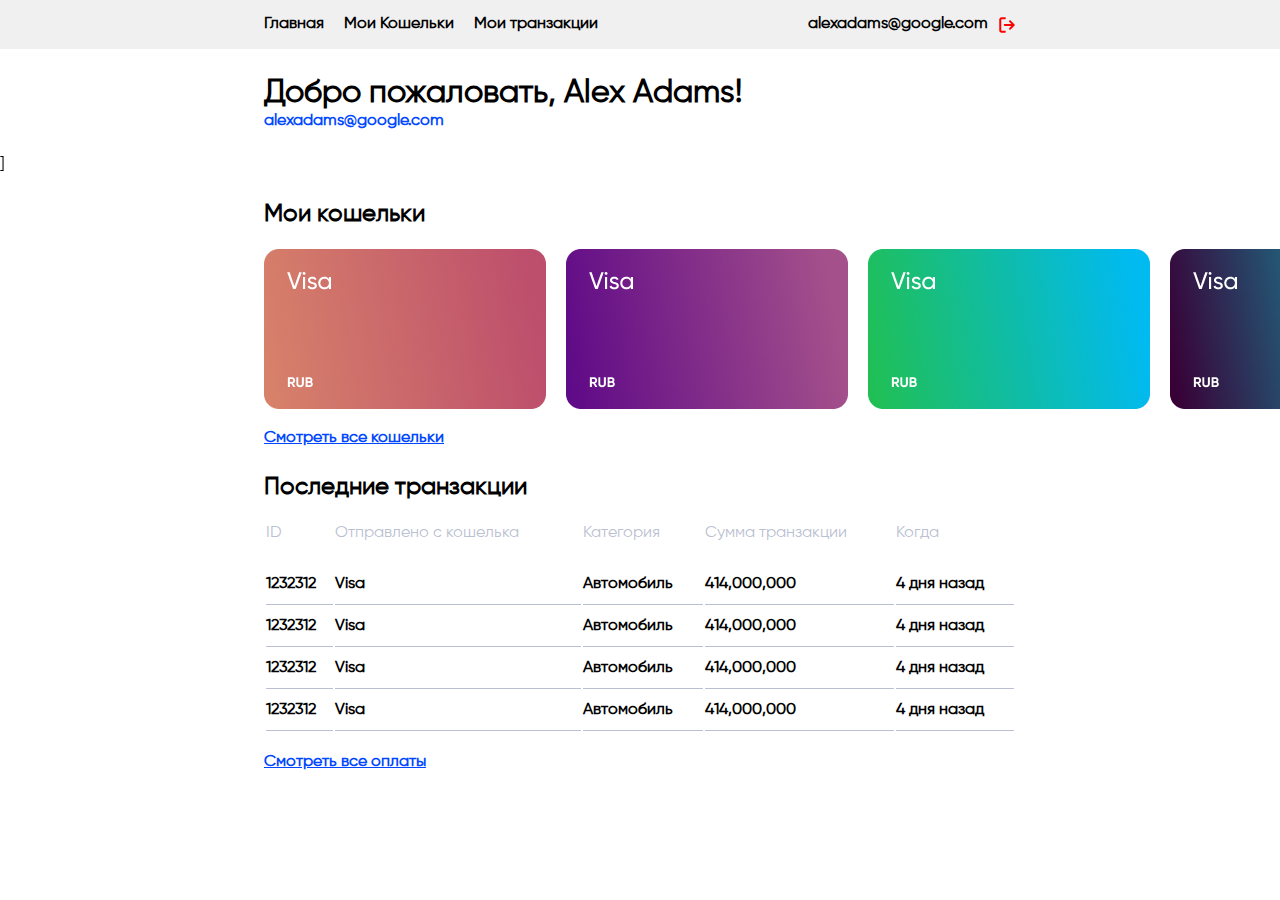
<file: main_menu.html>
<!DOCTYPE html>
<html lang="en">
<head>
    <meta charset="UTF-8">
    <meta name="viewport" content="width=device-width, initial-scale=1.0">
    <title>Document</title>
    <link rel="stylesheet" href="styles/main_menu.css">
</head>
<body>
    <header>
        <div class="links">
            <a href="">Главная</a>
            <a href="">Мои Кошельки</a>
            <a href="">Мои транзакции</a>
        </div>
        <div class="account_info">
            <p>alexadams@google.com</p>
            <img src="imgs/log-out (1) 1.png" alt="leave_button">
        </div>
    </header>
    <div class="welcome">
        <h1>Добро пожаловать, Alex Adams!</h1>
        <p>alexadams@google.com</p>
    </div>]
    <div class="my_wallets">
        <p>Мои кошельки</p>
        <div class="cards">
            <img src="imgs/Visa pink.png" alt="">
            <img src="imgs/visa violet.png" alt="">
            <img src="imgs/visa green.png" alt="">
            <img src="imgs/visa blue.png" alt="">
        </div>
        <a href="">Смотреть все кошельки</a>
    </div>
    <div class="last_transactions">
        <p>Последние транзакции</p>
        <table>
            <thead>
                <tr>
                    <td>ID</td>
                    <td>Отправлено с кошелька</td>
                    <td>Категория</td>
                    <td>Сумма транзакции</td>
                    <td>Когда</td>
                </tr>
            </thead>
            <tbody>
                <tr>
                    <td>1232312</td>
                    <td>Visa</td>
                    <td>Автомобиль</td>
                    <td>414,000,000</td>
                    <td>4 дня назад</td>
                </tr>
                <tr>
                    <td>1232312</td>
                    <td>Visa</td>
                    <td>Автомобиль</td>
                    <td>414,000,000</td>
                    <td>4 дня назад</td>
                </tr>
                <tr>
                    <td>1232312</td>
                    <td>Visa</td>
                    <td>Автомобиль</td>
                    <td>414,000,000</td>
                    <td>4 дня назад</td>
                </tr>
                <tr>
                    <td>1232312</td>
                    <td>Visa</td>
                    <td>Автомобиль</td>
                    <td>414,000,000</td>
                    <td>4 дня назад</td>
                </tr>
            </tbody>
        </table>
        <a href="">Смотреть все оплаты</a>
    </div>
</body>
</html>
</file>
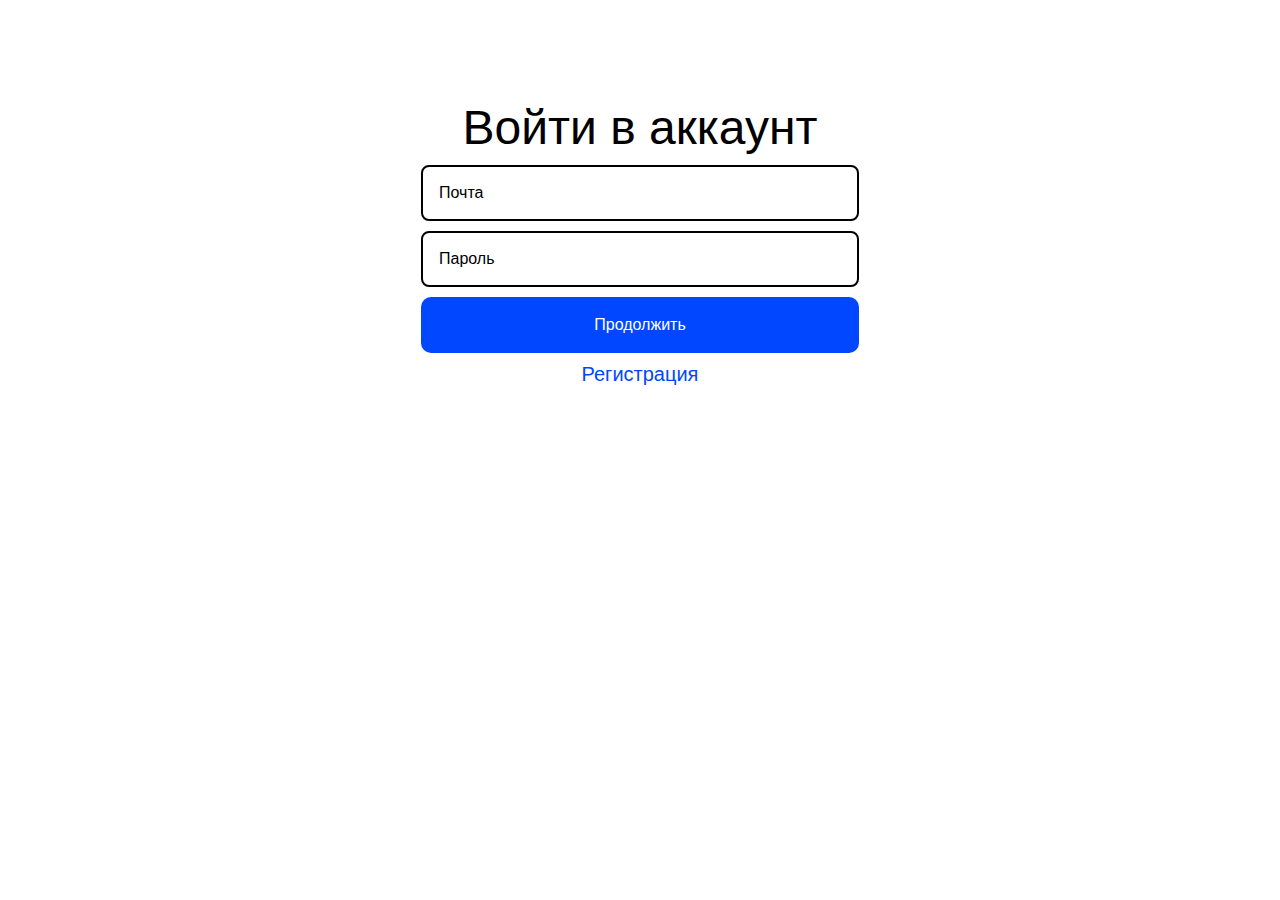
<file: signin.html>
<!DOCTYPE html>
<html lang="en">

<head>
	<meta charset="UTF-8">
	<meta name="viewport" content="width=device-width, initial-scale=1.0">
	<link rel="stylesheet" href="styles/signin.css">
	<title>Document</title>
</head>

<body>
	<form name="signin">
		<p>Войти в аккаунт</p>
		<input placeholder="Почта" type="email" name="email">
		<input placeholder="Пароль" type="text" name="password">
		<button>Продолжить</button>
		<a href="./signup.html">Регистрация</a>
	</form>


	<script src="./utils/storage.js"></script>
	<script src="./scripts/signin.js"></script>
</body>

</html>
</file>
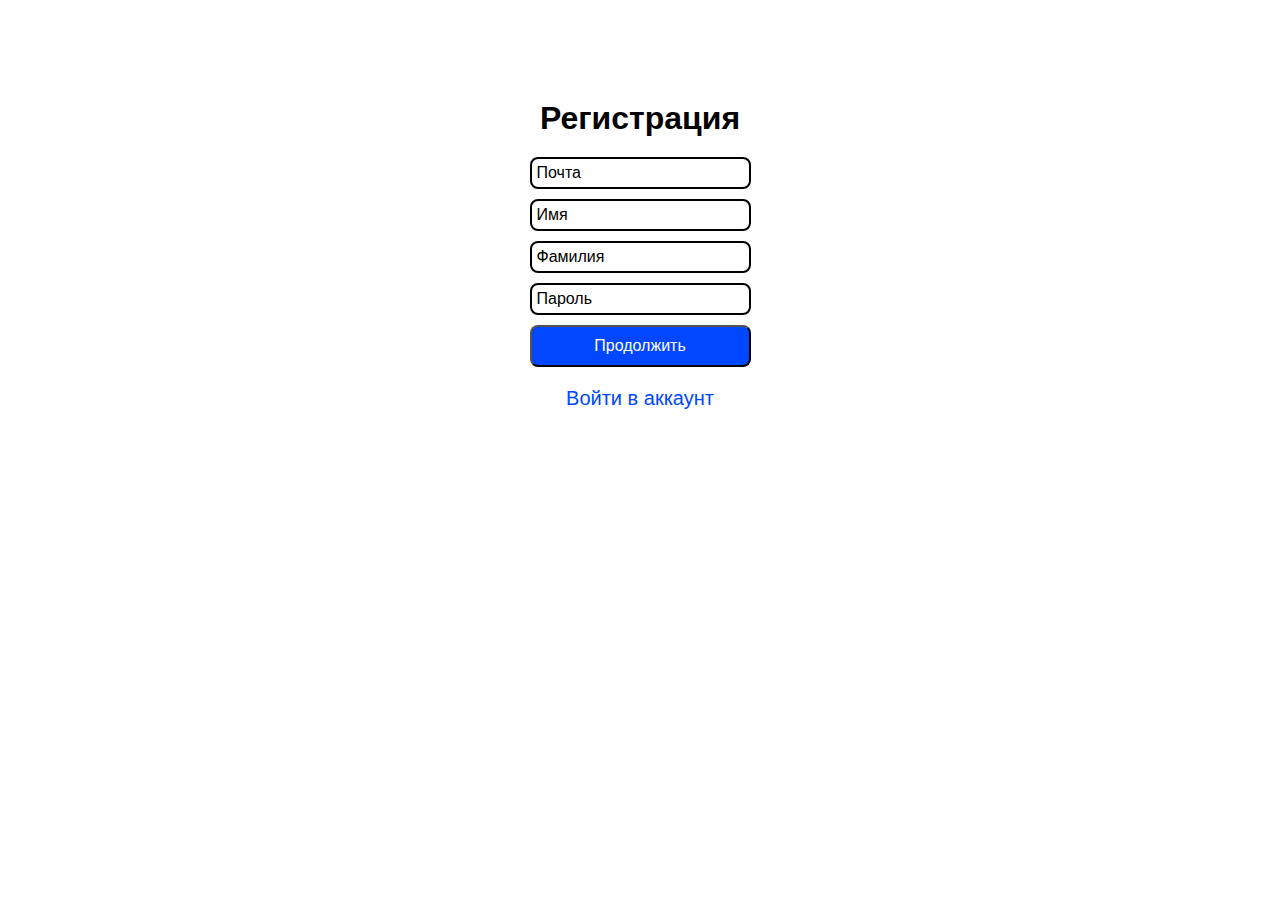
<file: signup.html>
<!DOCTYPE html>
<html lang="en">

<head>
	<meta charset="UTF-8">
	<meta name="viewport" content="width=device-width, initial-scale=1.0">
	<title>Document</title>
	<link rel="stylesheet" href="./styles/signup.css">
</head>

<body>
	<h1>Регистрация</h1>
	<form name="signup">
		<input type="text" placeholder="Почта" name="email">
		<input type="text" placeholder="Имя" name="name">
		<input type="text" placeholder="Фамилия" name="surname">
		<input type="text" placeholder="Пароль" name="password">
		<button>Продолжить</button>
	</form>
	<a href="/signin.html">Войти в аккаунт</a>
	
	<script src="./utils/storage.js"></script>
	<script src="./scripts/signup.js"></script>
</body>

</html>
</file>
<file: styles/main_menu.css>
@font-face {
    font-family: gilroy;
    src: url(../gilroy-bold/Gilroy-Regular.ttf);
}
*{
    margin: 0;
    padding: 0;
    box-sizing: border-box;
    font-family: gilroy;
}
body{
    display: flex;
    flex-direction: column;
    gap: 20px;
    /* justify-content: center;
    align-items: center; */
}
header{
    padding:15px 264px;
    display: flex;
    justify-content: space-between;
    background-color: #F0F0F0;
    align-items: center;
    font-weight: 600;
    .links{
        display: flex;
        gap: 20px;
        a{
            text-decoration: none;
            color: black;
        }
    }
    .account_info{
        display: flex;
        align-items: center;
        gap: 10px;
    }
}
.welcome{
    padding:5px 264px;
    p{
        color:#0047FF;
        font-weight: bold;
    }
}
.my_wallets{
    padding:5px 264px;
    display: flex;
    flex-direction: column;
    gap: 20px;
    p{
        font-weight: bold;
        font-size: 24px;
    }
    .cards{
        display: flex;
        gap: 20px;
    }
    a{
        color: #0047FF;
        font-weight: 600;
    }
    
}
.last_transactions{
    padding:0px 264px;
    display: flex;
    flex-direction: column;
    justify-content: center;
    gap: 20px;
    p{
        font-size: 24px;
        font-weight: 600;
    }
    a{
        color: #0047FF;
        font-weight: 600;
    }
}
table{
    thead{
        td{
            padding-bottom: 20px;
            color: #B9C0D1;
        }
    }
    tbody{
       td{
        border-bottom: 1px solid #B9C0D1;
        padding-top: 10px;
        padding-bottom: 10px;
        font-weight: bold;

       }
    }
    
}
</file>
<file: styles/signin.css>
* {
	margin: 0;
	padding: 0;
	box-sizing: border-box;
	font-family: sans-serif;
}

.login {
	display: flex;
	flex-direction: column;
}

body {
	display: flex;
	flex-direction: column;
	align-items: center;
	gap: 20px;
	justify-content: center;
	padding: 100px;

	form {
		gap: 10px;
		display: flex;
		flex-direction: column;
		align-items: center;

		button {
			background-color: rgba(0, 71, 255, 1);
			border-radius: 10px;
			color: white;
			padding: 10px;
			cursor: pointer;
			font-size: 16px;
			width: 438px;
			height: 56px;
			border: none;
		}

		input {
			border: 2px black solid;
			border-radius: 8px;
			padding: 5px;
			width: 438px;
			height: 56px;
			padding-left: 16px;
		}
	}

	a {
		color: rgba(0, 71, 255, 1);
		font-size: 20px;
		text-decoration: none;
		cursor: pointer;

	}

	input,
	input::placeholder {
		font-size: 16px;
		color: black;
		font-weight: 500;
	}
}

p {
	font-size: 48px;
}

.title {
	margin-bottom: 32px;
	text-align: center;
}

.continue {
	width: 438px;
	height: 56px;
	border-radius: 10px;
	background-color: #0047FF;
	color: white;
	border: none;
	cursor: pointer;
	margin-top: 8px;
}

.signup {
	text-align: center;
	margin-top: 32px;
}
</file>
<file: styles/signup.css>
* {
	padding: 0;
	margin: 0;
	box-sizing: border-box;
	font-family: sans-serif;
}

body {
	display: flex;
	flex-direction: column;
	align-items: center;
	gap: 20px;
	justify-content: center;
	padding: 100px;

	form {
		gap: 10px;
		display: flex;
		flex-direction: column;

		button {
			background-color: rgba(0, 71, 255, 1);
			border-radius: 8px;
			color: white;
			padding: 10px;
			cursor: pointer;
			font-size: 16px;
		}

		input {
			border: 2px black solid;
			border-radius: 8px;
			padding: 5px;
		}
	}

	a {
		color: rgba(0, 71, 255, 1);
		font-size: 20px;
		text-decoration: none;
		cursor: pointer;

	}

	input,
	input::placeholder {
		font-size: 16px;
		color: black;
		font-weight: 500;
	}
}
</file>
